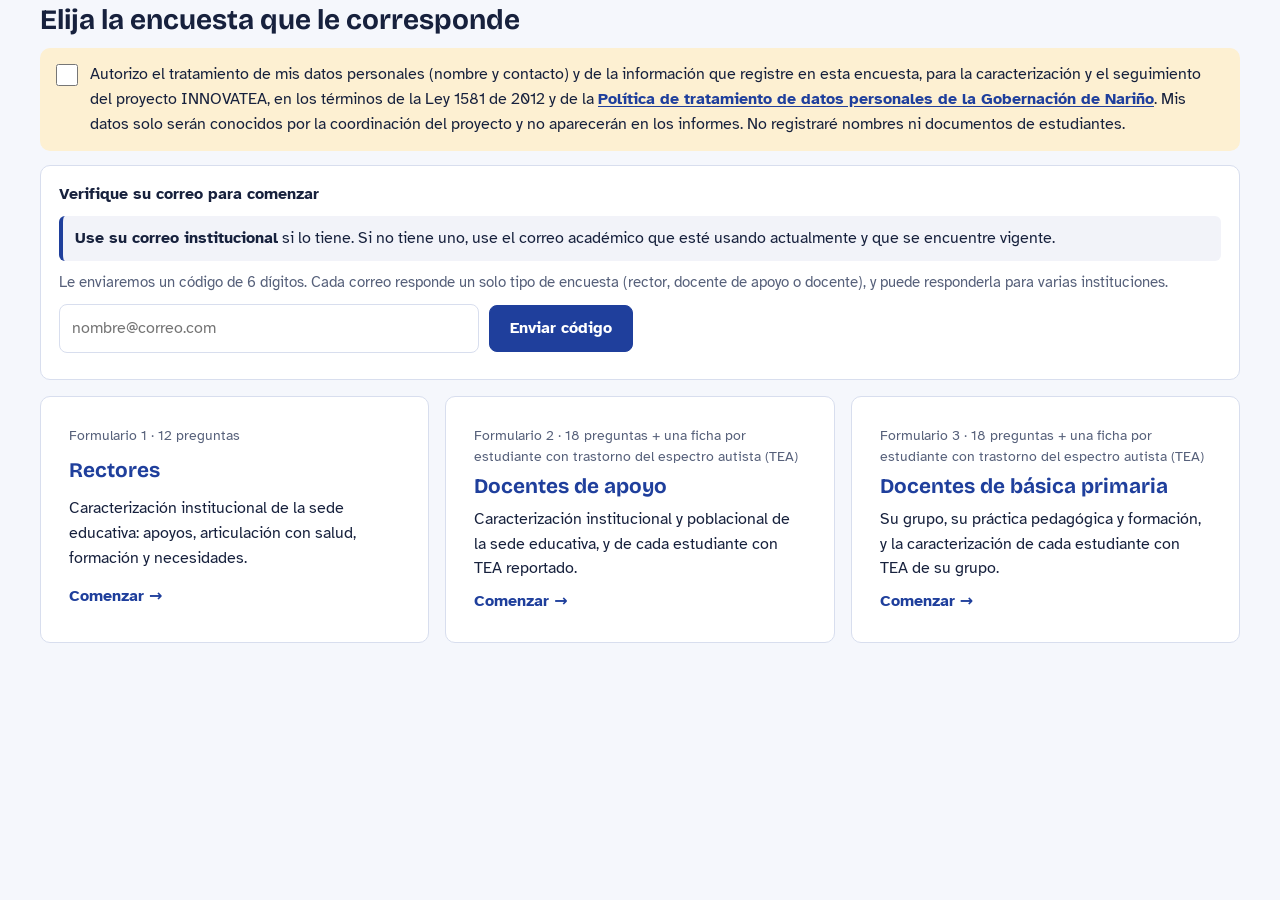
<file: index.html>
<!doctype html>
<html lang="es">
<head>
<meta charset="utf-8">
<meta name="viewport" content="width=device-width,initial-scale=1,viewport-fit=cover">
<title>INNOVATEA — Encuestas de caracterización</title>
<meta name="description" content="Caracterización de estudiantes autistas en básica primaria. Proyecto INNOVATEA, Gobernación de Nariño.">
<style>
  /* Lo mínimo para la página de prueba. En WordPress estos estilos los
     pone el tema; el formulario trae los suyos acotados a #innovatea-app. */
  html,body{margin:0;background:#f5f7fc}
</style>
</head>
<body>

<!-- Exactamente lo mismo que se pega en el bloque HTML de WordPress:
     una sola etiqueta, y el formulario se monta justo aquí. -->
<script type="module" src="./main.js"></script>

</body>
</html>
</file>
